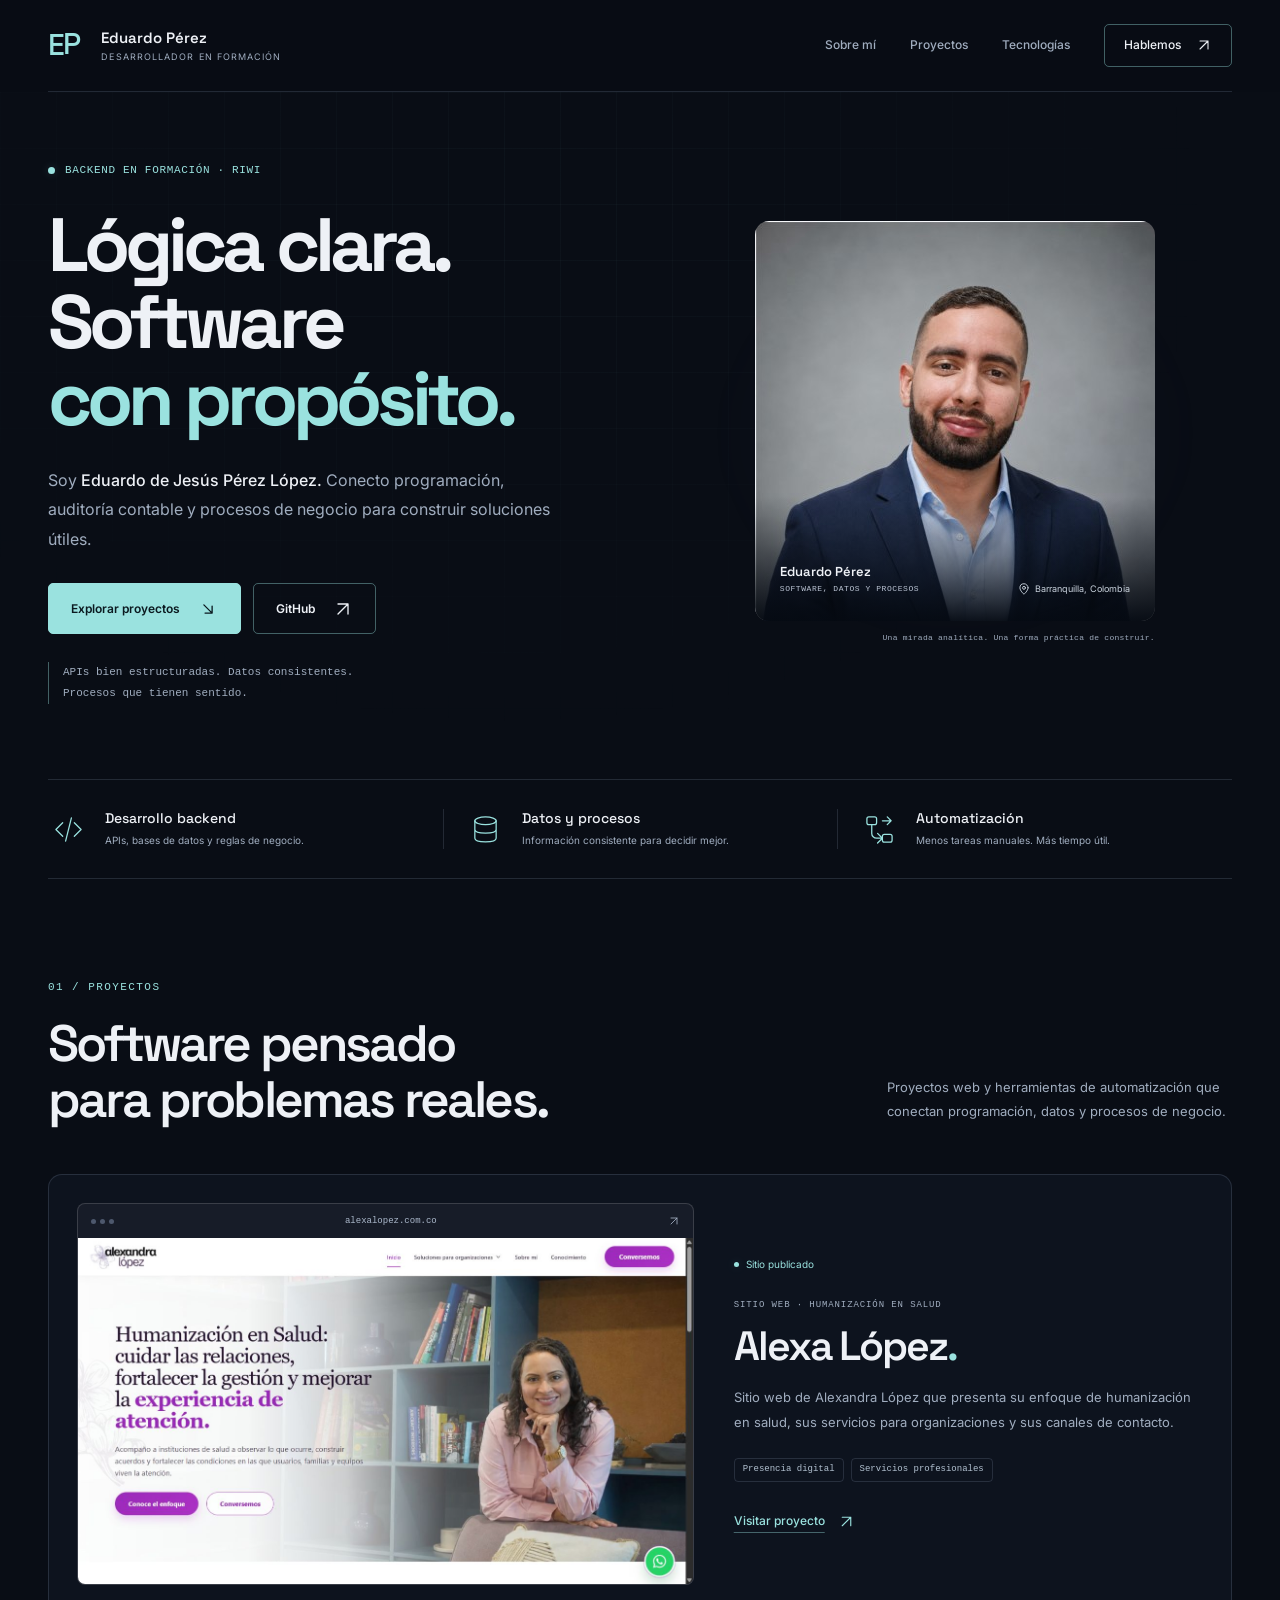
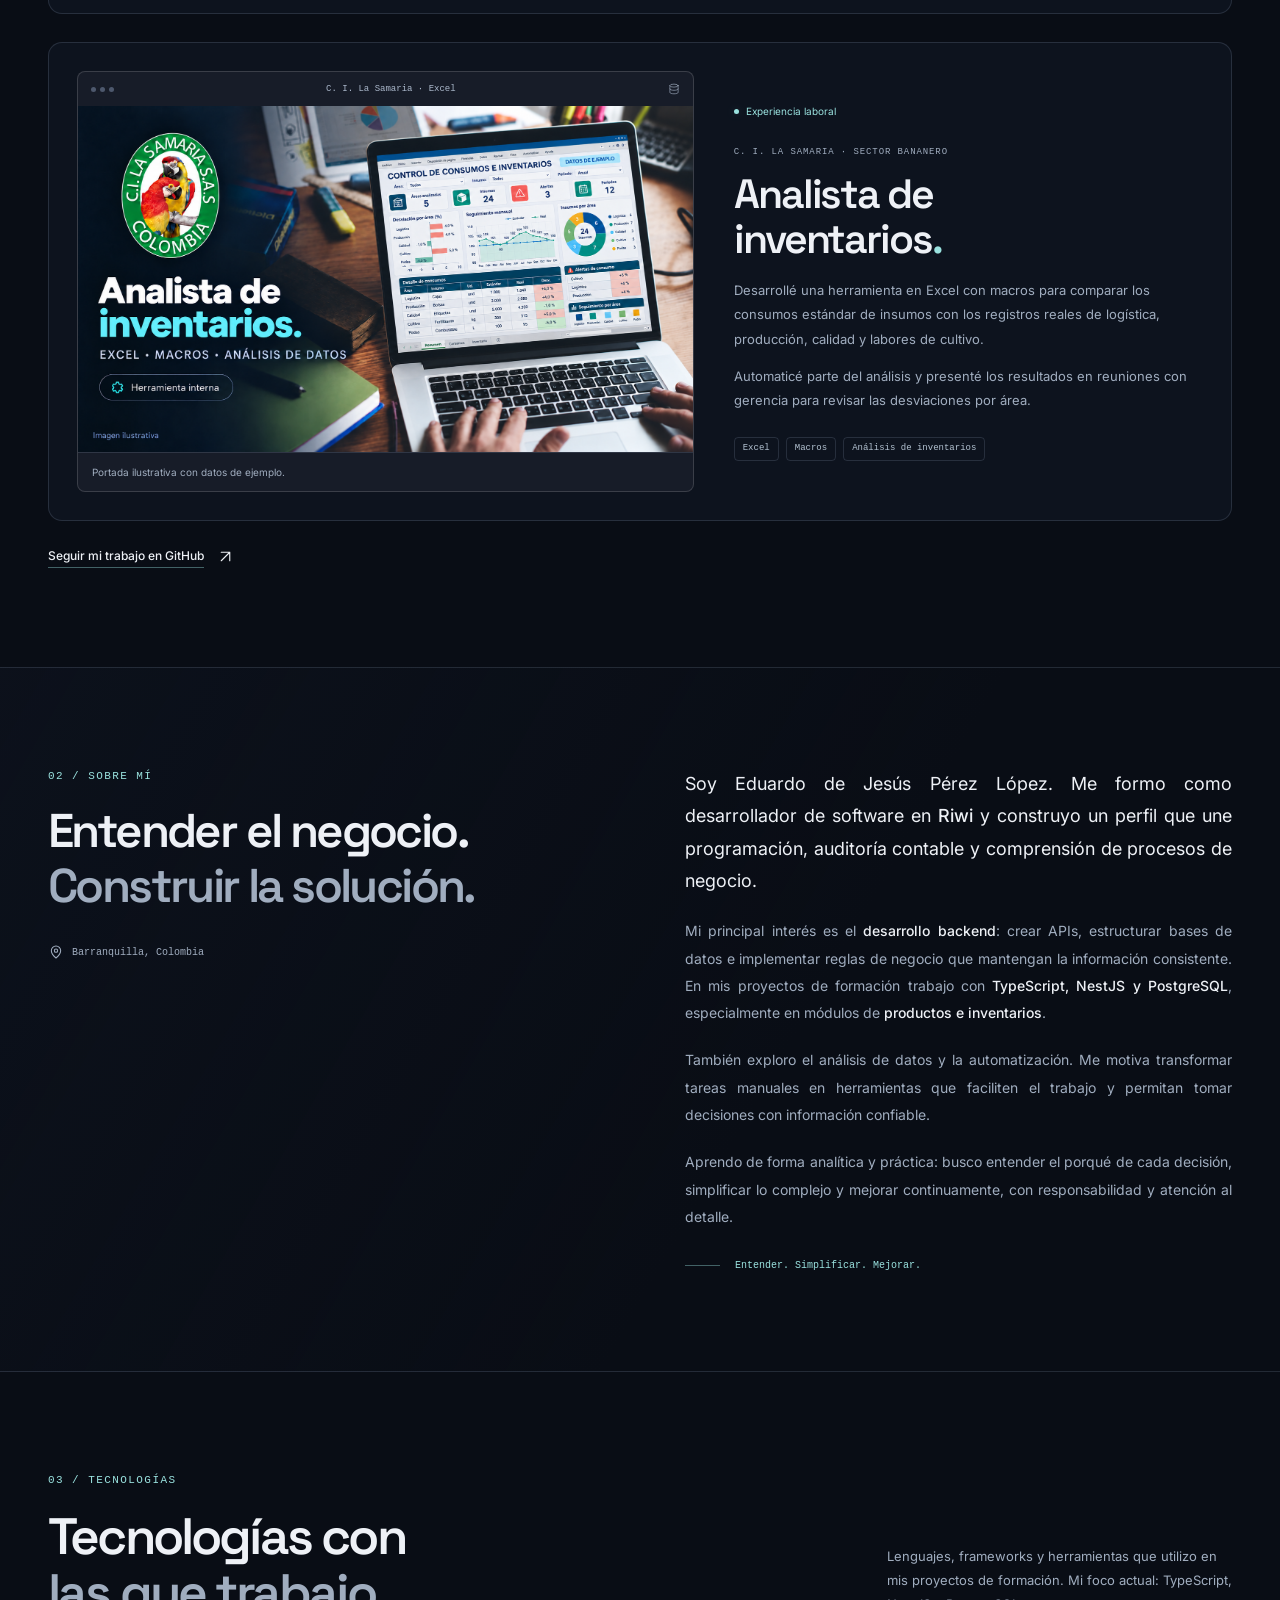
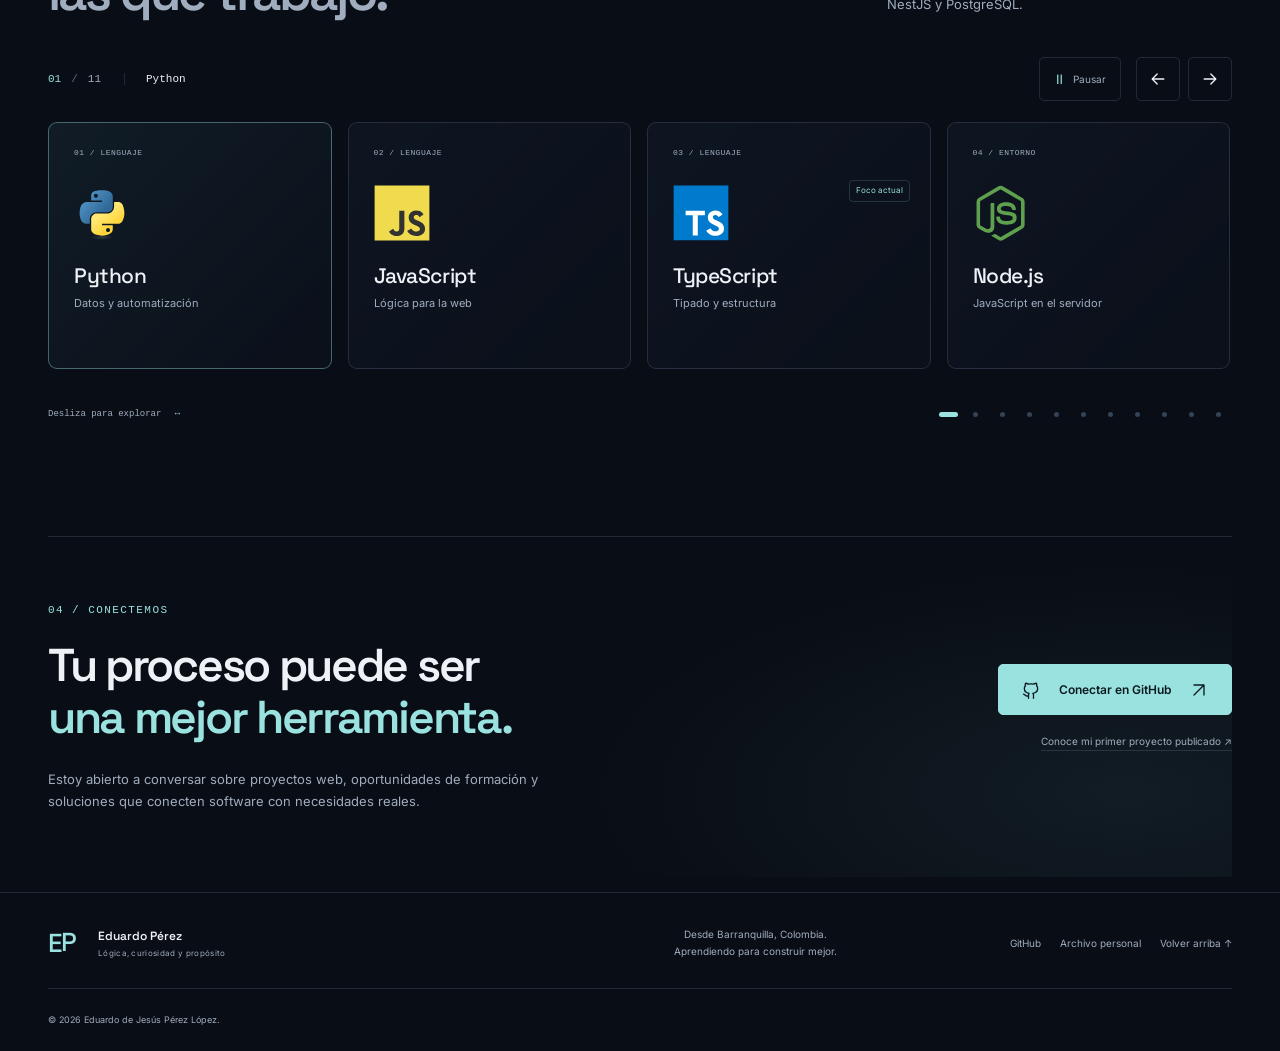
<file: index.html>
<!DOCTYPE html>
<html lang="es">
<head>
    <meta charset="UTF-8">
    <meta name="viewport" content="width=device-width, initial-scale=1.0">
    <meta name="description" content="Eduardo de Jesús Pérez López. Desarrollador de software en formación en Riwi, desde Barranquilla, Colombia. Backend, APIs, bases de datos y procesos de negocio.">
    <meta name="theme-color" content="#090d15">
    <meta property="og:type" content="website">
    <meta property="og:title" content="Eduardo Pérez — Software con propósito">
    <meta property="og:description" content="Programación, auditoría contable y procesos de negocio. Conoce mis proyectos y mi camino en el desarrollo backend.">
    <meta property="og:image" content="https://eduardoperez-eng.github.io/public/img/eduardo-perez-profesional.png">
    <meta property="og:url" content="https://eduardoperez-eng.github.io/">
    <link rel="canonical" href="https://eduardoperez-eng.github.io/">
    <title>Eduardo Pérez | Backend, datos y procesos de negocio</title>
    <link rel="icon" href="./public/img/images.png" type="image/png">
    <link rel="preconnect" href="https://fonts.googleapis.com">
    <link rel="preconnect" href="https://fonts.gstatic.com" crossorigin>
    <link href="https://fonts.googleapis.com/css2?family=Inter:wght@400;500;600;700;800&family=Space+Grotesk:wght@400;500;600;700&display=swap" rel="stylesheet">
    <link rel="stylesheet" href="./src/css/portfolio.css?v=20261028-samaria">
    <script src="./src/js/main.js?v=20261028-mysql" defer></script>
</head>
<body>
    <a class="skip-link" href="#contenido">Saltar al contenido</a>
    <div class="scroll-progress" aria-hidden="true"><span></span></div>
    <svg class="svg-library" xmlns="http://www.w3.org/2000/svg" aria-hidden="true">
        <defs>
            <symbol id="icon-arrow" viewBox="0 0 24 24"><path d="M5 12h14m-6-6 6 6-6 6"/></symbol>
            <symbol id="icon-external" viewBox="0 0 24 24"><path d="M6 18 18 6M6 6h12v12"/></symbol>
            <symbol id="icon-code" viewBox="0 0 32 32"><path d="m10 9-7 7 7 7m12-14 7 7-7 7M19 4l-6 24"/></symbol>
            <symbol id="icon-data" viewBox="0 0 32 32"><ellipse cx="16" cy="7" rx="11" ry="4"/><path d="M5 7v18c0 5 22 5 22 0V7M5 16c0 5 22 5 22 0"/></symbol>
            <symbol id="icon-flow" viewBox="0 0 32 32"><rect x="3" y="3" width="10" height="8" rx="2"/><rect x="19" y="21" width="10" height="8" rx="2"/><path d="M8 11v9a5 5 0 0 0 5 5h6m-5-5 5 5-5 5M19 7h9m-4-4 4 4-4 4"/></symbol>
            <symbol id="icon-pin" viewBox="0 0 24 24"><path d="M19 10c0 5-7 11-7 11S5 15 5 10a7 7 0 1 1 14 0Z"/><circle cx="12" cy="10" r="2.5"/></symbol>
            <symbol id="icon-github" viewBox="0 0 24 24"><path d="M9 19c-4 1-4-2-6-2m12 5v-4c0-1-.3-1.6-.8-2 3-.3 5.8-1.5 5.8-6A4.7 4.7 0 0 0 18.7 7 4.4 4.4 0 0 0 18.6 4S17.5 3.7 15 5a11 11 0 0 0-6 0C6.5 3.7 5.4 4 5.4 4A4.4 4.4 0 0 0 5.3 7 4.7 4.7 0 0 0 4 10c0 4.5 2.8 5.7 5.8 6-.5.4-.8 1-.8 2v4"/></symbol>
        </defs>
    </svg>

    <header class="site-header">
        <div class="nav-shell">
            <a class="brand" href="#inicio" aria-label="Eduardo Pérez, ir al inicio">
                <span class="brand-mark" aria-hidden="true">E<span>P</span></span>
                <span class="brand-copy"><strong>Eduardo Pérez</strong><small>Desarrollador en formación</small></span>
            </a>
            <button class="menu-toggle" type="button" aria-expanded="false" aria-controls="main-nav" aria-label="Abrir menú de navegación"><span></span><span></span></button>
            <nav id="main-nav" aria-label="Navegación principal">
                <a href="#perfil">Sobre mí</a><a href="#proyectos">Proyectos</a><a href="#stack">Tecnologías</a>
                <a class="nav-cta" href="#contacto">Hablemos <svg class="icon" aria-hidden="true"><use href="#icon-external"/></svg></a>
            </nav>
        </div>
    </header>

    <main id="contenido">
        <section class="hero" id="inicio" aria-labelledby="hero-title">
            <div class="container hero-grid">
                <div class="hero-copy reveal">
                    <p class="eyebrow"><span class="status-dot"></span> Backend en formación · Riwi</p>
                    <h1 id="hero-title">Lógica clara.<br>Software<br><span>con propósito.</span></h1>
                    <p class="hero-lead">Soy <strong>Eduardo de Jesús Pérez López.</strong> Conecto programación, auditoría contable y procesos de negocio para construir soluciones útiles.</p>
                    <div class="hero-actions">
                        <a class="button button-primary" href="#proyectos">Explorar proyectos <svg class="icon arrow-down" aria-hidden="true"><use href="#icon-arrow"/></svg></a>
                        <a class="button button-secondary" href="https://github.com/eduardoperez-eng" target="_blank" rel="noopener noreferrer">GitHub <svg class="icon" aria-hidden="true"><use href="#icon-external"/></svg><span class="sr-only"> (abre en una nueva pestaña)</span></a>
                    </div>
                    <p class="hero-focus">APIs bien estructuradas. Datos consistentes.<br>Procesos que tienen sentido.</p>
                </div>
                <figure class="hero-visual reveal reveal-delay">
                    <div class="portrait-frame">
                        <img src="./public/img/eduardo-perez-profesional.png" alt="Retrato profesional de Eduardo de Jesús Pérez López con traje azul y fondo gris" width="400" height="400" decoding="async" fetchpriority="high">
                        <div class="portrait-caption">
                            <div><strong>Eduardo Pérez</strong><span>Software, datos y procesos</span></div>
                            <span class="portrait-location"><svg class="icon" aria-hidden="true"><use href="#icon-pin"/></svg> Barranquilla, Colombia</span>
                        </div>
                    </div>
                    <figcaption class="portrait-label">Una mirada analítica. Una forma práctica de construir.</figcaption>
                </figure>
            </div>
        </section>

        <section class="expertise-strip container" aria-label="Mis áreas de enfoque">
            <div><svg aria-hidden="true"><use href="#icon-code"/></svg><div><h2>Desarrollo backend</h2><p>APIs, bases de datos y reglas de negocio.</p></div></div>
            <div><svg aria-hidden="true"><use href="#icon-data"/></svg><div><h2>Datos y procesos</h2><p>Información consistente para decidir mejor.</p></div></div>
            <div><svg aria-hidden="true"><use href="#icon-flow"/></svg><div><h2>Automatización</h2><p>Menos tareas manuales. Más tiempo útil.</p></div></div>
        </section>

        <section class="section projects-section" id="proyectos" aria-labelledby="projects-title">
            <div class="container">
                <div class="section-heading horizontal reveal">
                    <div><p class="section-index">01 / PROYECTOS</p><h2 id="projects-title">Software pensado<br>para problemas reales.</h2></div>
                    <p>Proyectos web y herramientas de automatización que conectan programación, datos y procesos de negocio.</p>
                </div>
                <article class="featured-project reveal" aria-labelledby="alexa-title">
                    <a class="featured-preview" href="https://alexalopez.com.co/" target="_blank" rel="noopener noreferrer" aria-label="Visitar el sitio de Alexa López (abre en una nueva pestaña)">
                        <div class="preview-bar" aria-hidden="true"><span class="window-dots"><i></i><i></i><i></i></span><span>alexalopez.com.co</span><svg class="icon"><use href="#icon-external"/></svg></div>
                        <img src="./public/img/alexa-lopez-preview.jpg" alt="Captura del sitio de Alexandra López: portada sobre humanización en salud con su retrato y los accesos a sus servicios" width="1265" height="712" loading="lazy" decoding="async">
                        <span class="preview-visit">Explorar sitio <svg class="icon" aria-hidden="true"><use href="#icon-external"/></svg></span>
                    </a>
                    <div class="featured-content">
                        <p class="project-state"><span class="status-dot"></span> Sitio publicado</p>
                        <p class="project-type">Sitio web · Humanización en salud</p>
                        <h3 id="alexa-title">Alexa López<span class="project-period">.</span></h3>
                        <p>Sitio web de Alexandra López que presenta su enfoque de humanización en salud, sus servicios para organizaciones y sus canales de contacto.</p>
                        <div class="project-tags"><span>Presencia digital</span><span>Servicios profesionales</span></div>
                        <a class="text-link" href="https://alexalopez.com.co/" target="_blank" rel="noopener noreferrer">Visitar proyecto <svg class="icon" aria-hidden="true"><use href="#icon-external"/></svg><span class="sr-only"> (abre en una nueva pestaña)</span></a>
                    </div>
                </article>
                <article class="featured-project reveal" id="la-samaria" aria-labelledby="samaria-title">
                    <figure class="featured-preview internal-preview">
                        <div class="preview-bar" aria-hidden="true"><span class="window-dots"><i></i><i></i><i></i></span><span>C. I. La Samaria · Excel</span><svg class="icon"><use href="#icon-data"/></svg></div>
                        <a class="project-cover-link" href="./public/img/ci-la-samaria-analista-inventarios.png" target="_blank" rel="noopener noreferrer" aria-label="Ampliar la portada ilustrativa de la experiencia como analista de inventarios (abre en una nueva pestaña)" aria-describedby="samaria-preview-note">
                            <img src="./public/img/ci-la-samaria-analista-inventarios.png" alt="Portada ilustrativa de la experiencia como analista de inventarios en C. I. La Samaria: su logo junto a un portátil con indicadores y gráficas de consumos, elaborados con datos de ejemplo" width="1672" height="941" loading="lazy" decoding="async">
                            <span class="preview-visit">Ampliar portada <svg class="icon" aria-hidden="true"><use href="#icon-external"/></svg></span>
                        </a>
                        <figcaption class="project-preview-note" id="samaria-preview-note">Portada ilustrativa con datos de ejemplo.</figcaption>
                    </figure>
                    <div class="featured-content">
                        <p class="project-state"><span class="status-dot"></span> Experiencia laboral</p>
                        <p class="project-type">C. I. La Samaria · Sector bananero</p>
                        <h3 id="samaria-title">Analista de<br>inventarios<span class="project-period">.</span></h3>
                        <p>Desarrollé una herramienta en Excel con macros para comparar los consumos estándar de insumos con los registros reales de logística, producción, calidad y labores de cultivo.</p>
                        <p>Automaticé parte del análisis y presenté los resultados en reuniones con gerencia para revisar las desviaciones por área.</p>
                        <div class="project-tags"><span>Excel</span><span>Macros</span><span>Análisis de inventarios</span></div>
                    </div>
                </article>
                <div class="project-footnote"><a class="text-link" href="https://github.com/eduardoperez-eng" target="_blank" rel="noopener noreferrer">Seguir mi trabajo en GitHub <svg class="icon" aria-hidden="true"><use href="#icon-external"/></svg><span class="sr-only"> (abre en una nueva pestaña)</span></a></div>
            </div>
        </section>

        <section class="section profile-section" id="perfil" aria-labelledby="profile-title">
            <div class="container profile-grid">
                <div class="section-heading reveal"><p class="section-index">02 / SOBRE MÍ</p><h2 id="profile-title">Entender el negocio.<br><span>Construir la solución.</span></h2><div class="profile-location"><svg class="icon" aria-hidden="true"><use href="#icon-pin"/></svg> Barranquilla, Colombia</div></div>
                <div class="profile-copy reveal">
                    <p class="profile-intro">Soy Eduardo de Jesús Pérez López. Me formo como desarrollador de software en <strong>Riwi</strong> y construyo un perfil que une programación, auditoría contable y comprensión de procesos de negocio.</p>
                    <p>Mi principal interés es el <strong>desarrollo backend</strong>: crear APIs, estructurar bases de datos e implementar reglas de negocio que mantengan la información consistente. En mis proyectos de formación trabajo con <strong>TypeScript, NestJS y PostgreSQL</strong>, especialmente en módulos de <strong>productos e inventarios</strong>.</p>
                    <p>También exploro el análisis de datos y la automatización. Me motiva transformar tareas manuales en herramientas que faciliten el trabajo y permitan tomar decisiones con información confiable.</p>
                    <p>Aprendo de forma analítica y práctica: busco entender el porqué de cada decisión, simplificar lo complejo y mejorar continuamente, con responsabilidad y atención al detalle.</p>
                    <div class="profile-signature"><span class="signature-line"></span> Entender. Simplificar. Mejorar.</div>
                </div>
            </div>
        </section>

        <section class="section stack-section" id="stack" aria-labelledby="stack-title">
            <div class="container">
                <div class="section-heading horizontal reveal">
                    <div><p class="section-index">03 / TECNOLOGÍAS</p><h2 id="stack-title">Tecnologías con<br><span>las que trabajo.</span></h2></div>
                    <p>Lenguajes, frameworks y herramientas que utilizo en mis proyectos de formación. Mi foco actual: TypeScript, NestJS y PostgreSQL.</p>
                </div>
                <div class="tech-carousel" role="region" aria-roledescription="carrusel" aria-label="Tecnologías de mi aprendizaje">
                    <div class="carousel-toolbar" hidden>
                        <p><span class="carousel-index">01</span><span class="carousel-separator">/</span><span class="carousel-total">11</span> <span class="carousel-current">Python</span></p>
                        <div class="carousel-controls">
                            <button class="carousel-play" type="button" aria-label="Pausar carrusel" aria-controls="tech-track"><span class="play-icon" aria-hidden="true">Ⅱ</span><span class="play-label">Pausar</span></button>
                            <button class="carousel-prev icon-button" type="button" aria-label="Tecnología anterior" aria-controls="tech-track"><svg class="icon" aria-hidden="true"><use href="#icon-arrow"/></svg></button>
                            <button class="carousel-next icon-button" type="button" aria-label="Tecnología siguiente" aria-controls="tech-track"><svg class="icon" aria-hidden="true"><use href="#icon-arrow"/></svg></button>
                        </div>
                    </div>
                    <ul class="tech-track" id="tech-track" tabindex="0" aria-label="Python, JavaScript, TypeScript, Node.js, React, PostgreSQL, MySQL, NestJS, TypeORM, Prisma y Zod">
                        <li class="tech-card" data-tech="Python"><span class="tech-number">01 / LENGUAJE</span><img class="tech-logo" src="./public/img/technologies/python.svg" alt="" width="56" height="56" loading="lazy" decoding="async"><h3>Python</h3><p>Datos y automatización</p></li>
                        <li class="tech-card" data-tech="JavaScript"><span class="tech-number">02 / LENGUAJE</span><img class="tech-logo" src="./public/img/technologies/javascript.svg" alt="" width="56" height="56" loading="lazy" decoding="async"><h3>JavaScript</h3><p>Lógica para la web</p></li>
                        <li class="tech-card" data-tech="TypeScript"><span class="tech-number">03 / LENGUAJE</span><img class="tech-logo" src="./public/img/technologies/typescript.svg" alt="" width="56" height="56" loading="lazy" decoding="async"><h3>TypeScript</h3><p>Tipado y estructura</p><span class="tech-focus">Foco actual</span></li>
                        <li class="tech-card" data-tech="Node.js"><span class="tech-number">04 / ENTORNO</span><img class="tech-logo" src="./public/img/technologies/nodejs-js.svg" alt="" width="56" height="56" loading="lazy" decoding="async"><h3>Node.js</h3><p>JavaScript en el servidor</p></li>
                        <li class="tech-card" data-tech="React"><span class="tech-number">05 / BIBLIOTECA</span><img class="tech-logo" src="./public/img/technologies/react.svg" alt="" width="56" height="56" loading="lazy" decoding="async"><h3>React</h3><p>Interfaces por componentes</p></li>
                        <li class="tech-card" data-tech="PostgreSQL"><span class="tech-number">06 / BASE DE DATOS</span><img class="tech-logo" src="./public/img/technologies/postgresql.svg" alt="" width="56" height="56" loading="lazy" decoding="async"><h3>PostgreSQL</h3><p>Información relacional</p><span class="tech-focus">Foco actual</span></li>
                        <li class="tech-card" data-tech="MySQL"><span class="tech-number">07 / BASE DE DATOS</span><img class="tech-logo" src="./public/img/technologies/mysql.svg" alt="" width="56" height="56" loading="lazy" decoding="async"><h3>MySQL</h3><p>Consultas y datos relacionales</p></li>
                        <li class="tech-card" data-tech="NestJS"><span class="tech-number">08 / FRAMEWORK</span><img class="tech-logo" src="./public/img/technologies/nestjs.svg" alt="" width="56" height="56" loading="lazy" decoding="async"><h3>NestJS</h3><p>APIs con una base modular</p><span class="tech-focus">Foco actual</span></li>
                        <li class="tech-card" data-tech="TypeORM"><span class="tech-number">09 / ORM</span><img class="tech-logo" src="./public/img/technologies/typeorm.svg" alt="" width="56" height="56" loading="lazy" decoding="async"><h3>TypeORM</h3><p>Entidades y repositorios</p></li>
                        <li class="tech-card" data-tech="Prisma"><span class="tech-number">10 / ORM</span><img class="tech-logo" src="./public/img/technologies/prisma.svg" alt="" width="56" height="56" loading="lazy" decoding="async"><h3>Prisma</h3><p>Modelos y consultas tipadas</p></li>
                        <li class="tech-card" data-tech="Zod"><span class="tech-number">11 / VALIDACIÓN</span><img class="tech-logo" src="./public/img/technologies/zod.svg" alt="" width="56" height="56" loading="lazy" decoding="async"><h3>Zod</h3><p>Validación por esquemas</p></li>
                    </ul>
                    <div class="carousel-bottom"><span>Desliza para explorar <span aria-hidden="true">↔</span></span><span class="carousel-status sr-only" aria-live="off" aria-atomic="true">Python, tecnología 1 de 11</span><div class="carousel-dots" aria-label="Elegir tecnología" hidden></div></div>
                </div>
            </div>
        </section>

        <section class="contact-section" id="contacto" aria-labelledby="contact-title">
            <div class="container contact-panel reveal">
                <div><p class="section-index">04 / CONECTEMOS</p><h2 id="contact-title">Tu proceso puede ser<br><span>una mejor herramienta.</span></h2><p>Estoy abierto a conversar sobre proyectos web, oportunidades de formación y soluciones que conecten software con necesidades reales.</p></div>
                <div class="contact-actions"><a class="button button-primary" href="https://github.com/eduardoperez-eng" target="_blank" rel="noopener noreferrer"><svg class="icon" aria-hidden="true"><use href="#icon-github"/></svg> Conectar en GitHub <svg class="icon" aria-hidden="true"><use href="#icon-external"/></svg><span class="sr-only"> (abre en una nueva pestaña)</span></a><a class="contact-project" href="https://alexalopez.com.co/" target="_blank" rel="noopener noreferrer">Conoce mi primer proyecto publicado ↗<span class="sr-only"> (abre en una nueva pestaña)</span></a></div>
            </div>
        </section>
    </main>

    <footer class="site-footer">
        <div class="container footer-grid">
            <a class="brand footer-brand" href="#inicio"><span class="brand-mark" aria-hidden="true">E<span>P</span></span><span class="brand-copy"><strong>Eduardo Pérez</strong><small>Lógica, curiosidad y propósito</small></span></a>
            <p>Desde Barranquilla, Colombia.<br>Aprendiendo para construir mejor.</p>
            <div class="footer-links"><a href="https://github.com/eduardoperez-eng" target="_blank" rel="noopener noreferrer">GitHub<span class="sr-only"> (abre en una nueva pestaña)</span></a><a href="./src/view/mascotas.html">Archivo personal</a><a href="#inicio">Volver arriba ↑</a></div>
            <small>© <span id="current-year">2026</span> Eduardo de Jesús Pérez López.</small>
        </div>
    </footer>
</body>
</html>
</file>
<file: src/css/portfolio.css>
:root {
    color-scheme: dark;
    --bg: #090d15;
    --bg-soft: #0d131e;
    --surface: #111a27;
    --text: #eef1f6;
    --muted: #a0adbf;
    --cyan: #9ae2df;
    --violet: #b8a9e9;
    --line: rgba(165,186,210,.17);
    --line-strong: rgba(154,226,223,.4);
    --title: "Space Grotesk",sans-serif;
    --body: "Inter",sans-serif;
    --mono: ui-monospace,SFMono-Regular,Consolas,monospace;
    --container: 1240px;
    --radius: 14px;
}

*,*::before,*::after {
    box-sizing: border-box;
}

html {
    scroll-behavior: smooth;
    scroll-padding-top: 110px;
}

body {
    margin: 0;
    background: var(--bg);
    color: var(--text);
    font: 400 16px/1.7 var(--body);
    -webkit-font-smoothing: antialiased;
}

img {
    display: block;
    max-width: 100%;
}

a {
    color: inherit;
}

button {
    font: inherit;
    color: inherit;
    cursor: pointer;
}

button,a {
    -webkit-tap-highlight-color: transparent;
}

:focus-visible {
    outline: 2px solid var(--cyan);
    outline-offset: 5px;
}

::selection {
    color: var(--bg);
    background: var(--cyan);
}

[hidden] {
    display: none!important;
}

.svg-library {
    position: absolute;
    width: 0;
    height: 0;
    overflow: hidden;
}

.sr-only {
    position: absolute;
    width: 1px;
    height: 1px;
    padding: 0;
    margin: -1px;
    overflow: hidden;
    clip-path: inset(50%);
    white-space: nowrap;
    border: 0;
}

.icon {
    width: 20px;
    height: 20px;
    flex: 0 0 20px;
    fill: none;
    stroke: currentColor;
    stroke-width: 1.6;
    stroke-linecap: round;
    stroke-linejoin: round;
}

.container,.nav-shell {
    width: min(calc(100% - 96px),var(--container));
    margin-inline: auto;
}

.skip-link {
    position: fixed;
    top: 12px;
    left: 12px;
    z-index: 300;
    padding: 12px 20px;
    border-radius: 6px;
    color: var(--bg);
    background: var(--cyan);
    transform: translateY(-180%);
}

.skip-link:focus {
    transform: none;
}

.scroll-progress {
    position: fixed;
    inset: 0 0 auto;
    height: 2px;
    z-index: 200;
    pointer-events: none;
}

.scroll-progress span {
    display: block;
    width: 0;
    height: 100%;
    background: var(--cyan);
}

.site-header {
    position: sticky;
    top: 0;
    z-index: 100;
    background: rgba(9,13,21,.88);
    backdrop-filter: blur(18px);
    transition: box-shadow .2s;
}

.site-header.scrolled {
    box-shadow: 0 1px 0 var(--line);
}

.nav-shell {
    min-height: 92px;
    display: flex;
    justify-content: space-between;
    align-items: center;
    gap: 24px;
    border-bottom: 1px solid var(--line);
}

.brand {
    display: inline-flex;
    align-items: center;
    gap: 17px;
    text-decoration: none;
}

.brand-mark {
    display: inline-flex;
    align-items: center;
    color: var(--cyan);
    font: 500 30px/1 var(--title);
    letter-spacing: -.06em;
    padding-right: 5px;
}

.brand-mark>span {
    transform: translateY(-1px);
}

.brand-copy {
    display: grid;
    gap: 5px;
    line-height: 1.2;
}

.brand-copy strong {
    font: 600 15px var(--title);
}

.brand-copy small {
    color: var(--muted);
    font-size: 9px;
    text-transform: uppercase;
    letter-spacing: .12em;
}

#main-nav {
    display: flex;
    align-items: center;
    gap: 34px;
}

#main-nav a {
    color: var(--muted);
    font-size: 12px;
    font-weight: 500;
    text-decoration: none;
    transition: color .2s;
}

#main-nav a:hover,#main-nav a.active {
    color: var(--cyan);
}

#main-nav .nav-cta {
    display: flex;
    align-items: center;
    gap: 15px;
    padding: 10px 19px;
    border: 1px solid var(--line-strong);
    border-radius: 5px;
    color: var(--text);
}

.nav-cta .icon {
    width: 16px;
    height: 16px;
    flex-basis: 16px;
}

.menu-toggle {
    display: none;
    height: 44px;
    width: 44px;
    background: transparent;
    border: 1px solid var(--line);
    border-radius: 6px;
}

.menu-toggle span {
    display: block;
    width: 19px;
    height: 1px;
    margin: 6px auto;
    background: var(--text);
    transition: transform .2s;
}

.hero {
    position: relative;
    padding: 40px 0 45px;
    isolation: isolate;
}

.hero::before {
    content: "";
    position: absolute;
    inset: 0;
    z-index: -1;
    pointer-events: none;
    background-image: linear-gradient(#9ae2df09 1px,transparent 1px),linear-gradient(90deg,#9ae2df09 1px,transparent 1px);
    background-size: 56px 56px;
    mask-image: radial-gradient(ellipse at 40% 20%,#000,transparent 67%);
}

.hero-grid {
    display: grid;
    grid-template-columns: 1.02fr 1fr;
    align-items: center;
    gap: clamp(32px,5vw,76px);
}

.hero-copy {
    padding-block: 30px;
}

.eyebrow,.section-index {
    color: var(--cyan);
    font: 500 11px/1.5 var(--mono);
    letter-spacing: .13em;
    text-transform: uppercase;
}

.eyebrow {
    display: flex;
    align-items: center;
    gap: 10px;
    margin: 0 0 28px;
    letter-spacing: .06em;
}

.status-dot {
    display: inline-block;
    flex: 0 0 7px;
    width: 7px;
    height: 7px;
    border-radius: 50%;
    background: var(--cyan);
    box-shadow: 0 0 10px #9ae2df33;
}

.hero h1 {
    margin: 0;
    font: 700 clamp(3.4rem,5.9vw,5.35rem)/1.025 var(--title);
    letter-spacing: -.065em;
}

.hero h1>span {
    color: var(--cyan);
}

.hero-lead {
    max-width: 510px;
    margin: 27px 0 29px;
    color: var(--muted);
    font-size: 16px;
    line-height: 1.85;
}

.hero-lead strong {
    color: var(--text);
    font-weight: 500;
}

.hero-actions {
    display: flex;
    flex-wrap: wrap;
    gap: 12px;
}

.button {
    display: inline-flex;
    align-items: center;
    justify-content: center;
    gap: 18px;
    min-height: 51px;
    padding: 13px 22px;
    border: 1px solid transparent;
    border-radius: 5px;
    font-size: 12px;
    font-weight: 600;
    text-decoration: none;
    transition: background .2s,border-color .2s,transform .2s;
}

.button:hover {
    transform: translateY(-2px);
}

.button-primary {
    color: #0b1a20;
    background: var(--cyan);
    border-color: var(--cyan);
}

.button-primary:hover {
    background: #b4efeb;
    border-color: #b4efeb;
}

.button-secondary {
    border-color: var(--line-strong);
    background: transparent;
}

.button-secondary:hover {
    border-color: var(--cyan);
    background: #9ae2df0a;
}

.arrow-down {
    transform: rotate(45deg);
}

.hero-focus {
    margin: 28px 0 0;
    padding-left: 14px;
    border-left: 1px solid var(--line-strong);
    color: var(--muted);
    font: 400 11px/1.9 var(--mono);
}

.hero-visual {
    position: relative;
    width: min(80%,400px);
    min-width: 0;
    margin: 0;
    justify-self: center;
}

.hero-visual::before {
    content: "";
    position: absolute;
    inset: 5% -6%;
    z-index: -1;
    background: radial-gradient(ellipse,#7a6fc921,transparent 70%);
    filter: blur(25px);
}

.portrait-frame {
    position: relative;
    overflow: hidden;
    border-radius: var(--radius);
    background: var(--surface);
}

.portrait-frame::after {
    content: "";
    position: absolute;
    inset: 0;
    background: linear-gradient(0deg,#050a12f5,transparent 31%);
    pointer-events: none;
}

.portrait-frame>img {
    width: 100%;
    height: auto;
    aspect-ratio: 1 / 1;
    object-fit: cover;
    object-position: center;
}

.portrait-caption {
    position: absolute;
    z-index: 1;
    bottom: 25px;
    left: 25px;
    right: 25px;
    display: flex;
    align-items: end;
    justify-content: space-between;
    gap: 12px;
}

.portrait-caption>div {
    display: grid;
    gap: 3px;
}

.portrait-caption strong {
    font: 600 13px var(--title);
}

.portrait-caption>div>span {
    color: #bcc5d5;
    font: 400 8px/1.6 var(--mono);
    letter-spacing: .07em;
    text-transform: uppercase;
}

.portrait-location {
    display: inline-flex;
    align-items: center;
    gap: 4px;
    color: #cbd4df;
    font-size: 9px;
    white-space: nowrap;
}

.portrait-location .icon {
    width: 14px;
    height: 14px;
    flex-basis: 14px;
}

.portrait-label {
    display: block;
    margin-top: 11px;
    text-align: right;
    color: var(--muted);
    font: 400 8px/1.6 var(--mono);
    letter-spacing: .03em;
}

.expertise-strip {
    display: grid;
    grid-template-columns: repeat(3,1fr);
    padding-block: 29px;
    border-block: 1px solid var(--line);
}

.expertise-strip>div {
    display: flex;
    align-items: center;
    gap: 21px;
    padding: 0 26px;
}

.expertise-strip>div:first-child {
    padding-left: 5px;
}

.expertise-strip>div+div {
    border-left: 1px solid var(--line);
}

.expertise-strip>div>svg {
    flex: 0 0 31px;
    width: 31px;
    height: 31px;
    fill: none;
    stroke: var(--cyan);
    stroke-width: 1.3;
    stroke-linecap: round;
    stroke-linejoin: round;
}

.expertise-strip h2 {
    margin: 0 0 5px;
    font: 500 14px var(--title);
}

.expertise-strip p {
    margin: 0;
    color: var(--muted);
    font-size: 10px;
}

.section {
    padding: 100px 0;
}

.section-index {
    margin: 0 0 20px;
}

.section-heading h2 {
    margin: 0;
    font: 600 clamp(2.4rem,4vw,3.65rem)/1.1 var(--title);
    letter-spacing: -.055em;
}

.section-heading h2>span {
    color: var(--muted);
}

.section-heading.horizontal {
    display: flex;
    align-items: end;
    justify-content: space-between;
    gap: 45px;
    margin-bottom: 46px;
}

.section-heading.horizontal>p {
    max-width: 345px;
    margin: 0 0 5px;
    color: var(--muted);
    font-size: 13px;
    line-height: 1.85;
}

.text-link {
    display: inline-flex;
    align-items: center;
    gap: 13px;
    font-size: 12px;
    font-weight: 500;
    text-underline-offset: 7px;
    text-decoration-color: var(--line-strong);
}

.text-link:hover {
    color: var(--cyan);
}

.text-link .icon {
    width: 17px;
    height: 17px;
    flex-basis: 17px;
}

.featured-project {
    display: grid;
    grid-template-columns: 1.2fr 1fr;
    overflow: hidden;
    border: 1px solid var(--line);
    border-radius: var(--radius);
    background: var(--bg-soft);
}

.featured-project+.featured-project {
    margin-top: 28px;
}

.project-cover-link {
    position: relative;
    display: block;
}

.project-preview-note {
    margin: 0;
    padding: 11px 14px;
    border-top: 1px solid var(--line);
    color: var(--muted);
    font-size: 10px;
    line-height: 1.6;
}

.featured-content>p:not([class])+p:not([class]) {
    margin-top: 12px;
}

.featured-preview {
    position: relative;
    align-self: center;
    margin: 28px 0 28px 28px;
    overflow: hidden;
    border: 1px solid #ffffff26;
    border-radius: 8px;
    text-decoration: none;
    background: #171c28;
    transition: border-color .2s;
}

.featured-preview:hover {
    border-color: var(--cyan);
}

.preview-bar {
    height: 34px;
    padding: 0 13px;
    display: flex;
    align-items: center;
    justify-content: space-between;
    gap: 10px;
    color: #acb9cc;
    font: 400 9px var(--mono);
}

.preview-bar>.icon {
    width: 12px;
    height: 12px;
    flex-basis: 12px;
}

.window-dots {
    display: flex;
    gap: 4px;
}

.window-dots i {
    width: 5px;
    height: 5px;
    border-radius: 50%;
    background: #4d586d;
}

.featured-preview img {
    width: 100%;
    height: auto;
    aspect-ratio: 1265/712;
    object-fit: cover;
}

.preview-visit {
    position: absolute;
    right: 14px;
    bottom: 14px;
    display: flex;
    align-items: center;
    gap: 8px;
    padding: 9px 13px;
    border: 1px solid #ffffff33;
    border-radius: 4px;
    background: #101725;
    color: var(--text);
    font-size: 10px;
    opacity: 0;
    transform: translateY(5px);
    transition: opacity .2s,transform .2s;
}

.featured-preview:hover .preview-visit,.featured-preview:focus-visible .preview-visit {
    opacity: 1;
    transform: none;
}

.featured-content {
    padding: 40px;
    align-self: center;
}

.project-state {
    display: flex;
    align-items: center;
    gap: 7px;
    margin: 0 0 26px;
    color: var(--cyan);
    font-size: 10px;
}

.project-state .status-dot {
    width: 5px;
    height: 5px;
    flex-basis: 5px;
}

.project-type {
    margin: 0 0 12px;
    color: var(--muted);
    font: 400 9px/1.5 var(--mono);
    text-transform: uppercase;
    letter-spacing: .1em;
}

.featured-content h3 {
    margin: 0 0 16px;
    font: 600 clamp(2rem,3.2vw,3rem)/1.1 var(--title);
    letter-spacing: -.05em;
}

.project-period {
    color: var(--cyan);
}

.featured-content>p:not([class]) {
    color: var(--muted);
    margin: 0;
    font-size: 13px;
    line-height: 1.9;
}

.project-tags {
    display: flex;
    flex-wrap: wrap;
    gap: 7px;
    margin-top: 24px;
}

.project-tags>span {
    padding: 4px 8px;
    border: 1px solid var(--line);
    border-radius: 4px;
    color: #b3c2d1;
    font: 400 9px/1.5 var(--mono);
}

.featured-content>.text-link {
    margin-top: 29px;
    color: var(--cyan);
}

.learning-heading {
    display: flex;
    align-items: center;
    justify-content: space-between;
    gap: 15px;
    margin: 44px 0 18px;
}

.learning-heading h3 {
    margin: 0;
    font: 500 15px var(--title);
}

.learning-heading>span {
    color: var(--muted);
    font: 400 9px/1.6 var(--mono);
}

.learning-grid {
    display: grid;
    grid-template-columns: 1fr 1fr;
    gap: 22px;
}

.learning-card {
    overflow: hidden;
    border: 1px solid var(--line);
    border-radius: 10px;
    background: linear-gradient(155deg,#0e1622,var(--bg));
    transition: border-color .2s;
}

.learning-card:hover {
    border-color: var(--line-strong);
}

.learning-visual {
    min-height: 235px;
    display: flex;
    flex-direction: column;
    align-items: center;
    justify-content: center;
    padding: 28px 30px;
    overflow: hidden;
    background-image: linear-gradient(#96bed208 1px,transparent 1px),linear-gradient(90deg,#96bed208 1px,transparent 1px);
    background-size: 22px 22px;
    border-bottom: 1px solid var(--line);
}

.inventory-visual {
    background-color: #0e1b25;
}

.mini-window {
    width: 100%;
    max-width: 460px;
    border: 1px solid #375563;
    border-radius: 7px;
    background: #101c28;
    box-shadow: 0 10px 35px #060b1480;
    font-family: var(--mono);
}

.mini-title {
    display: flex;
    align-items: center;
    gap: 8px;
    padding: 12px;
    border-bottom: 1px solid #233746;
    color: #b6ceda;
    font-size: 9px;
}

.mini-title>span:last-child {
    margin-left: auto;
    color: var(--cyan);
    font-size: 8px;
}

.mini-dot {
    width: 5px;
    height: 5px;
    border-radius: 50%;
    background: var(--cyan);
}

.mini-table {
    display: grid;
    grid-template-columns: 1fr 1.35fr .9fr;
    gap: 0 10px;
    padding: 8px 13px;
    font-size: 8px;
}

.mini-table>* {
    min-width: 0;
    padding: 7px 0;
    border-bottom: 1px solid #21313f;
    font-weight: 400;
    white-space: nowrap;
}

.mini-table>span {
    color: #829aaa;
}

.mini-table>b {
    color: #cad9df;
}

.mini-table>code {
    color: #a4bdce;
    font-size: 7px;
}

.mini-table>i {
    color: var(--cyan);
    font-size: 7px;
    font-style: normal;
    text-align: right;
}

.mini-bottom {
    display: flex;
    align-items: center;
    gap: 3px;
    padding: 7px 13px 13px;
}

.mini-bottom>span {
    display: block;
    width: 4px;
    height: 9px;
    background: #77bcbd;
}

.mini-bottom>span:nth-child(2) {
    height: 14px;
}

.mini-bottom>span:nth-child(3) {
    height: 19px;
}

.mini-bottom small {
    margin-left: auto;
    color: #8aa9bc;
    font-size: 7px;
}

.orders-visual {
    background-color: #141522;
}

.flow-demo {
    display: flex;
    align-items: center;
    justify-content: center;
    gap: 9px;
    width: 100%;
}

.flow-node {
    display: grid;
    gap: 17px;
    align-content: center;
    min-width: 0;
    width: 110px;
    min-height: 90px;
    padding: 12px;
    border: 1px solid #484363;
    border-radius: 6px;
    color: #d4d0e7;
    background: #191b2c;
    font: 400 10px/1.5 var(--title);
}

.flow-node>span {
    color: #9287bb;
    font: 400 8px var(--mono);
}

.flow-node-active {
    border-color: #a69bd4;
    box-shadow: 0 0 20px #b8a9e910;
}

.flow-node-active>span,.flow-connector {
    color: var(--violet);
}

.flow-code {
    display: flex;
    align-items: center;
    gap: 10px;
    margin-top: 25px;
    color: #a2a0ba;
    font: 400 9px var(--mono);
}

.flow-code>span {
    padding: 3px 6px;
    border-radius: 3px;
    color: var(--violet);
    background: #b8a9e910;
}

.flow-code b {
    font-weight: 400;
    color: #71668e;
}

.learning-content {
    padding: 27px 30px 30px;
}

.learning-content h3 {
    margin: 0 0 13px;
    font: 500 23px/1.2 var(--title);
    letter-spacing: -.03em;
}

.learning-content>p:not([class]) {
    margin: 0;
    color: var(--muted);
    font-size: 13px;
    line-height: 1.9;
}

.project-footnote {
    display: flex;
    align-items: center;
    justify-content: space-between;
    gap: 20px;
    margin-top: 25px;
}

.project-footnote>p {
    margin: 0;
    color: var(--muted);
    font-size: 10px;
}

.profile-section {
    border-block: 1px solid var(--line);
    background: linear-gradient(120deg,#10172560,transparent 60%);
}

.profile-grid {
    display: grid;
    grid-template-columns: 1fr 1fr;
    gap: 90px;
}

.profile-section h2 {
    font-size: clamp(2.3rem,3.7vw,3.5rem);
    line-height: 1.15;
}

.profile-location {
    display: flex;
    align-items: center;
    gap: 8px;
    margin-top: 31px;
    color: var(--muted);
    font: 400 10px var(--mono);
}

.profile-location .icon {
    width: 16px;
    height: 16px;
    flex-basis: 16px;
}

.profile-copy p {
    margin: 0 0 20px;
    color: var(--muted);
    font-size: 14px;
    line-height: 1.95;
    text-align: justify;
    text-align-last: start;
    -webkit-hyphens: auto;
    hyphens: auto;
}

.profile-copy strong {
    color: var(--text);
    font-weight: 500;
    -webkit-hyphens: none;
    hyphens: none;
}

.profile-copy .profile-intro {
    color: var(--text);
    font-size: 18px;
    line-height: 1.8;
}

.profile-signature {
    display: flex;
    align-items: center;
    gap: 15px;
    margin-top: 30px;
    color: var(--cyan);
    font: 400 10px var(--mono);
}

.signature-line {
    height: 1px;
    width: 35px;
    background: var(--line-strong);
}

.stack-section .section-heading.horizontal {
    margin-bottom: 36px;
}

.carousel-toolbar {
    display: flex;
    align-items: center;
    justify-content: space-between;
    gap: 20px;
    margin-bottom: 18px;
}

.carousel-toolbar>p {
    display: flex;
    align-items: center;
    gap: 10px;
    margin: 0;
    color: var(--muted);
    font: 400 11px var(--mono);
}

.carousel-index {
    color: var(--cyan);
}

.carousel-separator {
    color: #566a81;
}

.carousel-current {
    margin-left: 13px;
    padding-left: 21px;
    border-left: 1px solid var(--line);
    color: var(--text);
}

.carousel-controls {
    display: flex;
    align-items: center;
    gap: 8px;
}

.carousel-play,.icon-button {
    display: inline-flex;
    align-items: center;
    justify-content: center;
    min-height: 44px;
    border: 1px solid var(--line);
    border-radius: 5px;
    background: transparent;
}

.carousel-play {
    gap: 9px;
    padding: 8px 14px;
    margin-right: 7px;
    font-size: 10px;
    color: var(--muted);
}

.play-icon {
    width: 10px;
    color: var(--cyan);
    font-size: 13px;
}

.icon-button {
    width: 44px;
}

.icon-button:hover,.carousel-play:hover {
    border-color: var(--line-strong);
    color: var(--cyan);
}

.carousel-prev .icon {
    transform: rotate(180deg);
}

.tech-track {
    position: relative;
    display: flex;
    gap: 16px;
    margin: 0;
    padding: 3px 1px 14px;
    overflow-x: auto;
    overscroll-behavior-x: contain;
    scroll-snap-type: x mandatory;
    scrollbar-width: thin;
    scrollbar-color: #304555 transparent;
    list-style: none;
}

.tech-track::-webkit-scrollbar {
    height: 3px;
}

.tech-track::-webkit-scrollbar-thumb {
    background: #304555;
    border-radius: 4px;
}

.tech-card {
    position: relative;
    flex: 0 0 calc((100% - 48px) / 4);
    min-width: 0;
    min-height: 247px;
    padding: 25px;
    scroll-snap-align: start;
    border: 1px solid var(--line);
    border-radius: 9px;
    background: linear-gradient(135deg,#111b29a0,#0b101a);
    transition: border-color .2s,background .2s;
}

.tech-card.is-current {
    border-color: var(--line-strong);
    background: linear-gradient(135deg,#162631a0,#0b101a);
}

.tech-number {
    display: block;
    color: var(--muted);
    font: 400 8px var(--mono);
    letter-spacing: .06em;
}

.tech-logo {
    display: block;
    width: 56px;
    height: 56px;
    margin: 28px 0 21px;
    object-fit: contain;
}

.tech-card[data-tech="MySQL"] .tech-logo {
    filter: brightness(2) saturate(.65);
}

.tech-card[data-tech="Prisma"] .tech-logo {
    filter: brightness(0) invert(1);
}

.tech-card h3 {
    margin: 0 0 5px;
    font: 500 21px var(--title);
    letter-spacing: -.02em;
}

.tech-card>p {
    margin: 0;
    color: var(--muted);
    font-size: 11px;
}

.tech-focus {
    position: absolute;
    top: 57px;
    right: 20px;
    padding: 3px 6px;
    border: 1px solid #9ae2df29;
    border-radius: 4px;
    color: var(--cyan);
    font-size: 8px;
}

.carousel-bottom {
    display: flex;
    align-items: center;
    justify-content: space-between;
    gap: 20px;
    min-height: 44px;
    margin-top: 9px;
}

.carousel-bottom>span:first-child {
    color: var(--muted);
    font: 400 9px var(--mono);
}

.carousel-bottom>span:first-child>span {
    margin-left: 8px;
    color: var(--cyan);
}

.carousel-dots {
    display: flex;
    gap: 0;
}

.carousel-dots>button {
    display: grid;
    place-items: center;
    width: 27px;
    min-height: 44px;
    padding: 0;
    border: 0;
    background: transparent;
}

.carousel-dots>button::before {
    content: "";
    width: 5px;
    height: 5px;
    border-radius: 50%;
    background: #344356;
    transition: background .2s,width .2s;
}

.carousel-dots>button[aria-current="true"]::before {
    width: 19px;
    border-radius: 4px;
    background: var(--cyan);
}

.contact-section {
    padding: 0 0 80px;
}

.contact-panel {
    position: relative;
    display: grid;
    grid-template-columns: 1.4fr 1fr;
    align-items: center;
    gap: 65px;
    padding-top: 65px;
    border-top: 1px solid var(--line);
    isolation: isolate;
}

.contact-panel::before {
    content: "";
    position: absolute;
    inset: 0 0 -65px 40%;
    z-index: -1;
    pointer-events: none;
    background: radial-gradient(ellipse at 85% 75%,#73c9ce15,transparent 65%);
}

.contact-panel h2 {
    margin: 0;
    font: 600 clamp(2.2rem,3.6vw,3.3rem)/1.14 var(--title);
    letter-spacing: -.05em;
}

.contact-panel h2>span {
    color: var(--cyan);
}

.contact-panel>div>p:last-child {
    max-width: 530px;
    margin: 24px 0 0;
    color: var(--muted);
    font-size: 13px;
}

.contact-actions {
    display: grid;
    justify-items: end;
    gap: 18px;
}

.contact-project {
    font-size: 10px;
    color: var(--muted);
    text-decoration-color: var(--line);
    text-underline-offset: 5px;
}

.contact-project:hover {
    color: var(--cyan);
}

.site-footer {
    padding: 33px 0 24px;
    border-top: 1px solid var(--line);
}

.footer-grid {
    display: grid;
    grid-template-columns: 1fr 1fr auto;
    align-items: center;
    gap: 28px;
}

.footer-brand .brand-copy strong {
    font-size: 12px;
}

.footer-brand .brand-copy small {
    font-size: 8px;
    letter-spacing: .04em;
    text-transform: none;
}

.footer-brand .brand-mark {
    font-size: 26px;
}

.footer-grid>p {
    margin: 0;
    color: var(--muted);
    font-size: 10px;
    text-align: center;
}

.footer-links {
    display: flex;
    flex-wrap: wrap;
    gap: 19px;
}

.footer-links>a {
    color: var(--muted);
    font-size: 10px;
    text-decoration: none;
}

.footer-links>a:hover {
    color: var(--cyan);
}

.footer-grid>small {
    grid-column: 1/-1;
    padding-top: 23px;
    border-top: 1px solid var(--line);
    color: var(--muted);
    font-size: 9px;
}

.reveal {
    opacity: 1;
    transform: none;
}

.js-ready .reveal {
    opacity: 0;
    transform: translateY(18px);
    transition: opacity .65s,transform .65s cubic-bezier(.2,.7,.2,1);
}

.js-ready .reveal.visible {
    opacity: 1;
    transform: none;
}

.reveal-delay {
    transition-delay: 100ms!important;
}

/* Archivo personal */ .archive-hero {
    padding: 100px 0;
    border-bottom: 1px solid var(--line);
}

.archive-hero-grid {
    display: grid;
    grid-template-columns: 1.3fr .7fr;
    align-items: end;
    gap: 80px;
}

.archive-hero h1 {
    margin: 0;
    font: 600 clamp(3rem,6vw,5.8rem)/1.03 var(--title);
    letter-spacing: -.06em;
}

.archive-intro>p {
    color: var(--muted);
    font-size: 13px;
    margin: 0 0 25px;
}

.animal-grid {
    display: grid;
    grid-template-columns: repeat(12,1fr);
    gap: 20px;
}

.animal-card {
    position: relative;
    grid-column: span 5;
    height: 530px;
    overflow: hidden;
    margin: 0;
    border: 1px solid var(--line);
    border-radius: var(--radius);
    background: var(--surface);
}

.animal-card-featured,.animal-card-wide {
    grid-column: span 7;
}

.animal-card img {
    width: 100%;
    height: 100%;
    object-fit: cover;
    filter: saturate(.8) brightness(.8);
    transition: transform .5s;
}

.animal-card:hover img {
    transform: scale(1.025);
}

.animal-card::after {
    content: "";
    position: absolute;
    inset: 0;
    pointer-events: none;
    background: linear-gradient(0deg,#090d15e8,transparent 50%);
}

.animal-card figcaption {
    position: absolute;
    z-index: 1;
    left: 25px;
    right: 25px;
    bottom: 25px;
    display: flex;
    justify-content: space-between;
    align-items: end;
}

.animal-card figcaption>span {
    color: var(--cyan);
    font: 400 10px var(--mono);
}

.animal-card figcaption>strong {
    font: 500 23px var(--title);
}

@media(max-width:1100px) {
    .container,.nav-shell {
        width: min(calc(100% - 64px),var(--container));
    }
    .hero-grid {
        gap: 32px;
    }
    .hero h1 {
        font-size: clamp(3.3rem,6vw,4.5rem);
    }
    .hero-lead {
        font-size: 14px;
    }
    .portrait-caption {
        flex-wrap: wrap;
        gap: 10px;
    }
    .portrait-location {
        white-space: normal;
    }
    .expertise-strip>div {
        padding-inline: 18px;
        gap: 13px;
    }
    .expertise-strip h2 {
        font-size: 12px;
    }
    .expertise-strip p {
        font-size: 9px;
    }
    .featured-content {
        padding: 30px;
    }
    .featured-preview {
        margin-left: 22px;
    }
    .profile-grid {
        gap: 50px;
    }
    .tech-card {
        padding: 21px;
    }
    .tech-focus {
        right: 12px;
    }
    .footer-grid {
        grid-template-columns: 1fr auto;
    }
    .footer-grid>p {
        display: none;
    }
}

@media(max-width:820px) {
    .section {
        padding: 75px 0;
    }
    .nav-shell {
        min-height: 80px;
    }
    #main-nav {
        gap: 22px;
    }
    .brand-copy small {
        font-size: 8px;
    }
    .hero {
        padding-block: 35px;
    }
    .hero-grid {
        grid-template-columns: 1fr .9fr;
        gap: 28px;
    }
    .hero h1 {
        font-size: clamp(2.7rem,6.1vw,3.8rem);
    }
    .hero-copy {
        padding-block: 15px;
    }
    .eyebrow {
        font-size: 9px;
        margin-bottom: 20px;
    }
    .hero-lead {
        font-size: 13px;
        margin-block: 23px;
    }
    .hero-actions {
        gap: 9px;
    }
    .hero-actions .button {
        gap: 10px;
        padding-inline: 14px;
        font-size: 10px;
    }
    .hero-focus {
        font-size: 9px;
        margin-top: 23px;
    }
    .portrait-caption {
        left: 20px;
        right: 20px;
    }
    .portrait-label {
        font-size: 7px;
    }
    .expertise-strip {
        gap: 17px;
        padding-block: 22px;
    }
    .expertise-strip>div {
        display: grid;
        padding-inline: 14px;
        gap: 12px;
    }
    .expertise-strip>div>svg {
        width: 25px;
        height: 25px;
    }
    .section-heading.horizontal>p {
        max-width: 280px;
        font-size: 12px;
    }
    .featured-project {
        grid-template-columns: 1fr;
    }
    .featured-preview {
        margin: 25px 25px 0;
    }
    .featured-content {
        padding: 30px;
    }
    .project-state {
        margin-bottom: 18px;
    }
    .featured-content h3 {
        font-size: 36px;
    }
    .learning-visual {
        padding-inline: 17px;
        min-height: 210px;
    }
    .mini-table {
        gap: 0 5px;
        padding-inline: 9px;
        font-size: 7px;
    }
    .mini-table>code,.mini-table>i {
        font-size: 6px;
    }
    .flow-demo {
        gap: 5px;
    }
    .flow-node {
        padding: 9px;
        font-size: 8px;
    }
    .flow-code {
        font-size: 7px;
        gap: 6px;
    }
    .learning-content {
        padding: 24px;
    }
    .learning-content h3 {
        font-size: 21px;
    }
    .profile-grid {
        grid-template-columns: 1fr;
        gap: 38px;
    }
    .profile-section h2 {
        font-size: 42px;
    }
    .profile-copy {
        max-width: 650px;
    }
    .tech-card {
        flex-basis: calc((100% - 32px) / 3);
    }
    .tech-focus {
        top: 55px;
        right: 14px;
        font-size: 7px;
    }
    .contact-panel {
        gap: 32px;
        grid-template-columns: 1.3fr 1fr;
    }
    .contact-panel h2 {
        font-size: 31px;
    }
    .contact-actions .button {
        gap: 10px;
        padding-inline: 15px;
        font-size: 10px;
    }
    .contact-project {
        font-size: 9px;
    }
}

@media(max-width:640px) {
    html {
        scroll-padding-top: 92px;
    }
    .container,.nav-shell {
        width: calc(100% - 40px);
    }
    .nav-shell {
        min-height: 76px;
    }
    .brand {
        gap: 13px;
    }
    .brand-copy strong {
        font-size: 14px;
    }
    .brand-copy small {
        font-size: 8px;
    }
    .menu-toggle {
        display: block;
        flex: 0 0 44px;
    }
    .menu-toggle[aria-expanded="true"] span:first-child {
        transform: translateY(3.5px) rotate(45deg);
    }
    .menu-toggle[aria-expanded="true"] span:last-child {
        transform: translateY(-3.5px) rotate(-45deg);
    }
    #main-nav {
        position: absolute;
        top: 75px;
        right: 0;
        left: 0;
        display: none;
        padding: 14px 20px 24px;
        background: #0b101bf7;
        border-bottom: 1px solid var(--line);
    }
    #main-nav.open {
        display: grid;
        gap: 0;
    }
    #main-nav>a {
        padding: 16px 4px;
        border-bottom: 1px solid var(--line);
        font-size: 13px;
    }
    #main-nav>.nav-cta {
        margin-top: 16px;
        justify-content: center;
        padding: 12px 18px;
    }
    .hero {
        padding: 35px 0 29px;
    }
    .hero-grid {
        grid-template-columns: 1fr;
        gap: 31px;
    }
    .hero-visual {
        width: min(85%,280px);
    }
    .hero-copy {
        padding: 0;
    }
    .eyebrow {
        font-size: 9px;
        margin-bottom: 23px;
    }
    .hero h1 {
        font-size: clamp(2.75rem,12.6vw,4.9rem);
        letter-spacing: -.06em;
    }
    .hero-lead {
        max-width: 480px;
        font-size: 14px;
        line-height: 1.9;
    }
    .hero-actions .button {
        min-height: 48px;
        padding-inline: 20px;
        font-size: 11px;
        gap: 15px;
    }
    .hero-focus {
        font-size: 10px;
        margin-top: 25px;
    }
    .portrait-caption {
        bottom: 22px;
        justify-content: space-between;
    }
    .portrait-caption strong {
        font-size: 14px;
    }
    .portrait-location {
        font-size: 9px;
    }
    .portrait-label {
        font-size: 7px;
        text-align: left;
    }
    .expertise-strip {
        grid-template-columns: 1fr;
        gap: 0;
        padding-block: 0;
    }
    .expertise-strip>div,.expertise-strip>div:first-child {
        display: flex;
        gap: 19px;
        padding: 21px 4px;
    }
    .expertise-strip>div+div {
        border-left: 0;
        border-top: 1px solid var(--line);
    }
    .expertise-strip>div>svg {
        flex-basis: 28px;
        width: 28px;
        height: 28px;
    }
    .expertise-strip h2 {
        font-size: 14px;
    }
    .expertise-strip p {
        font-size: 11px;
    }
    .section {
        padding: 65px 0;
    }
    .section-index {
        font-size: 10px;
        margin-bottom: 17px;
    }
    .section-heading h2,.profile-section h2 {
        font-size: clamp(2.15rem,9vw,3.3rem);
    }
    .section-heading.horizontal {
        display: grid;
        gap: 22px;
        margin-bottom: 30px;
    }
    .section-heading.horizontal>p {
        max-width: 440px;
        margin: 0;
        font-size: 13px;
    }
    .featured-preview {
        margin: 13px 13px 0;
    }
    .preview-bar {
        font-size: 8px;
        padding-inline: 9px;
    }
    .preview-visit {
        display: none;
    }
    .featured-content {
        padding: 25px 23px 30px;
    }
    .featured-content h3 {
        font-size: 35px;
    }
    .project-tags {
        gap: 5px;
        margin-top: 20px;
    }
    .project-tags>span {
        font-size: 8px;
    }
    .learning-heading {
        display: grid;
        gap: 8px;
        margin-top: 34px;
    }
    .learning-heading h3 {
        font-size: 14px;
    }
    .learning-grid {
        grid-template-columns: 1fr;
        gap: 20px;
    }
    .learning-visual {
        min-height: 220px;
        padding-inline: 22px;
    }
    .mini-table {
        font-size: 8px;
        gap: 0 9px;
        padding-inline: 12px;
    }
    .mini-table>code,.mini-table>i {
        font-size: 7px;
    }
    .flow-demo {
        gap: 7px;
    }
    .flow-node {
        min-height: 85px;
        padding: 11px;
        font-size: 10px;
    }
    .flow-code {
        font-size: 8px;
        gap: 8px;
    }
    .learning-content {
        padding: 24px;
    }
    .project-footnote {
        display: grid;
        gap: 17px;
        margin-top: 20px;
    }
    .project-footnote>p {
        font-size: 9px;
    }
    .profile-grid {
        gap: 30px;
    }
    .profile-location {
        margin-top: 25px;
    }
    .profile-copy .profile-intro {
        font-size: 16px;
    }
    .profile-copy p {
        font-size: 14px;
    }
    .profile-signature {
        font-size: 9px;
    }
    .carousel-toolbar {
        gap: 10px;
    }
    .carousel-toolbar>p {
        gap: 6px;
        font-size: 10px;
    }
    .carousel-current {
        margin-left: 3px;
        padding-left: 9px;
        max-width: 90px;
        overflow: hidden;
        text-overflow: ellipsis;
    }
    .carousel-controls {
        gap: 5px;
    }
    .carousel-play {
        min-width: 44px;
        margin: 0 3px 0 0;
        padding-inline: 10px;
    }
    .play-label {
        display: none;
    }
    .tech-card {
        flex-basis: calc((100% - 16px) / 2);
        min-height: 235px;
        padding: 18px;
    }
    .tech-number {
        font-size: 7px;
    }
    .tech-logo {
        margin-block: 29px 20px;
        width: 48px;
        height: 48px;
    }
    .tech-card h3 {
        font-size: 18px;
    }
    .tech-card>p {
        font-size: 10px;
    }
    .tech-focus {
        right: 10px;
        top: 48px;
        font-size: 6px;
        padding: 2px 4px;
    }
    .carousel-bottom {
        flex-wrap: wrap;
        gap: 0;
    }
    .carousel-dots {
        flex-basis: 100%;
        justify-content: flex-end;
    }
    .carousel-bottom>span:first-child {
        font-size: 8px;
    }
    .carousel-dots>button {
        width: 23px;
    }
    .contact-section {
        padding-bottom: 55px;
    }
    .contact-panel {
        padding-top: 45px;
        grid-template-columns: 1fr;
        gap: 27px;
    }
    .contact-panel::before {
        bottom: -30px;
        left: 0;
    }
    .contact-panel h2 {
        font-size: clamp(1.9rem,8vw,2.8rem);
    }
    .contact-panel>div>p:last-child {
        font-size: 13px;
        margin-top: 20px;
    }
    .contact-actions {
        justify-items: start;
        gap: 20px;
    }
    .contact-actions .button {
        min-height: 50px;
        padding-inline: 20px;
        font-size: 11px;
    }
    .contact-project {
        font-size: 10px;
    }
    .footer-grid {
        grid-template-columns: 1fr;
        gap: 25px;
    }
    .footer-links {
        gap: 24px;
    }
    .footer-grid>small {
        padding-top: 20px;
        font-size: 8px;
    }
    .archive-hero {
        padding: 65px 0;
    }
    .archive-hero-grid {
        grid-template-columns: 1fr;
        gap: 30px;
    }
    .archive-hero h1 {
        font-size: 3rem;
    }
    .animal-card,.animal-card-featured,.animal-card-wide {
        grid-column: 1/-1;
        height: 430px;
    }
}

@media(max-width:360px) {
    .container,.nav-shell {
        width: calc(100% - 32px);
    }
    .brand-copy small {
        font-size: 7px;
    }
    .hero h1 {
        font-size: 12.4vw;
    }
    .hero-actions .button {
        padding-inline: 14px;
        gap: 12px;
    }
    .portrait-caption {
        left: 17px;
        right: 17px;
    }
    .portrait-location {
        font-size: 8px;
    }
    .tech-card {
        flex-basis: 78%;
    }
    .carousel-current {
        display: none;
    }
    .mini-table {
        gap: 0 5px;
        font-size: 7px;
        padding-inline: 8px;
    }
    .mini-table>code,.mini-table>i {
        font-size: 6px;
    }
    .flow-node {
        font-size: 8px;
        padding: 9px;
    }
    .flow-code {
        gap: 5px;
        font-size: 7px;
    }
}

@media(prefers-reduced-motion:reduce) {
    html {
        scroll-behavior: auto;
    }
    *,*::before,*::after {
        animation-duration: .01ms!important;
        animation-iteration-count: 1!important;
        transition-duration: .01ms!important;
        scroll-behavior: auto!important;
    }
    .js-ready .reveal {
        opacity: 1;
        transform: none;
    }
}
</file>
